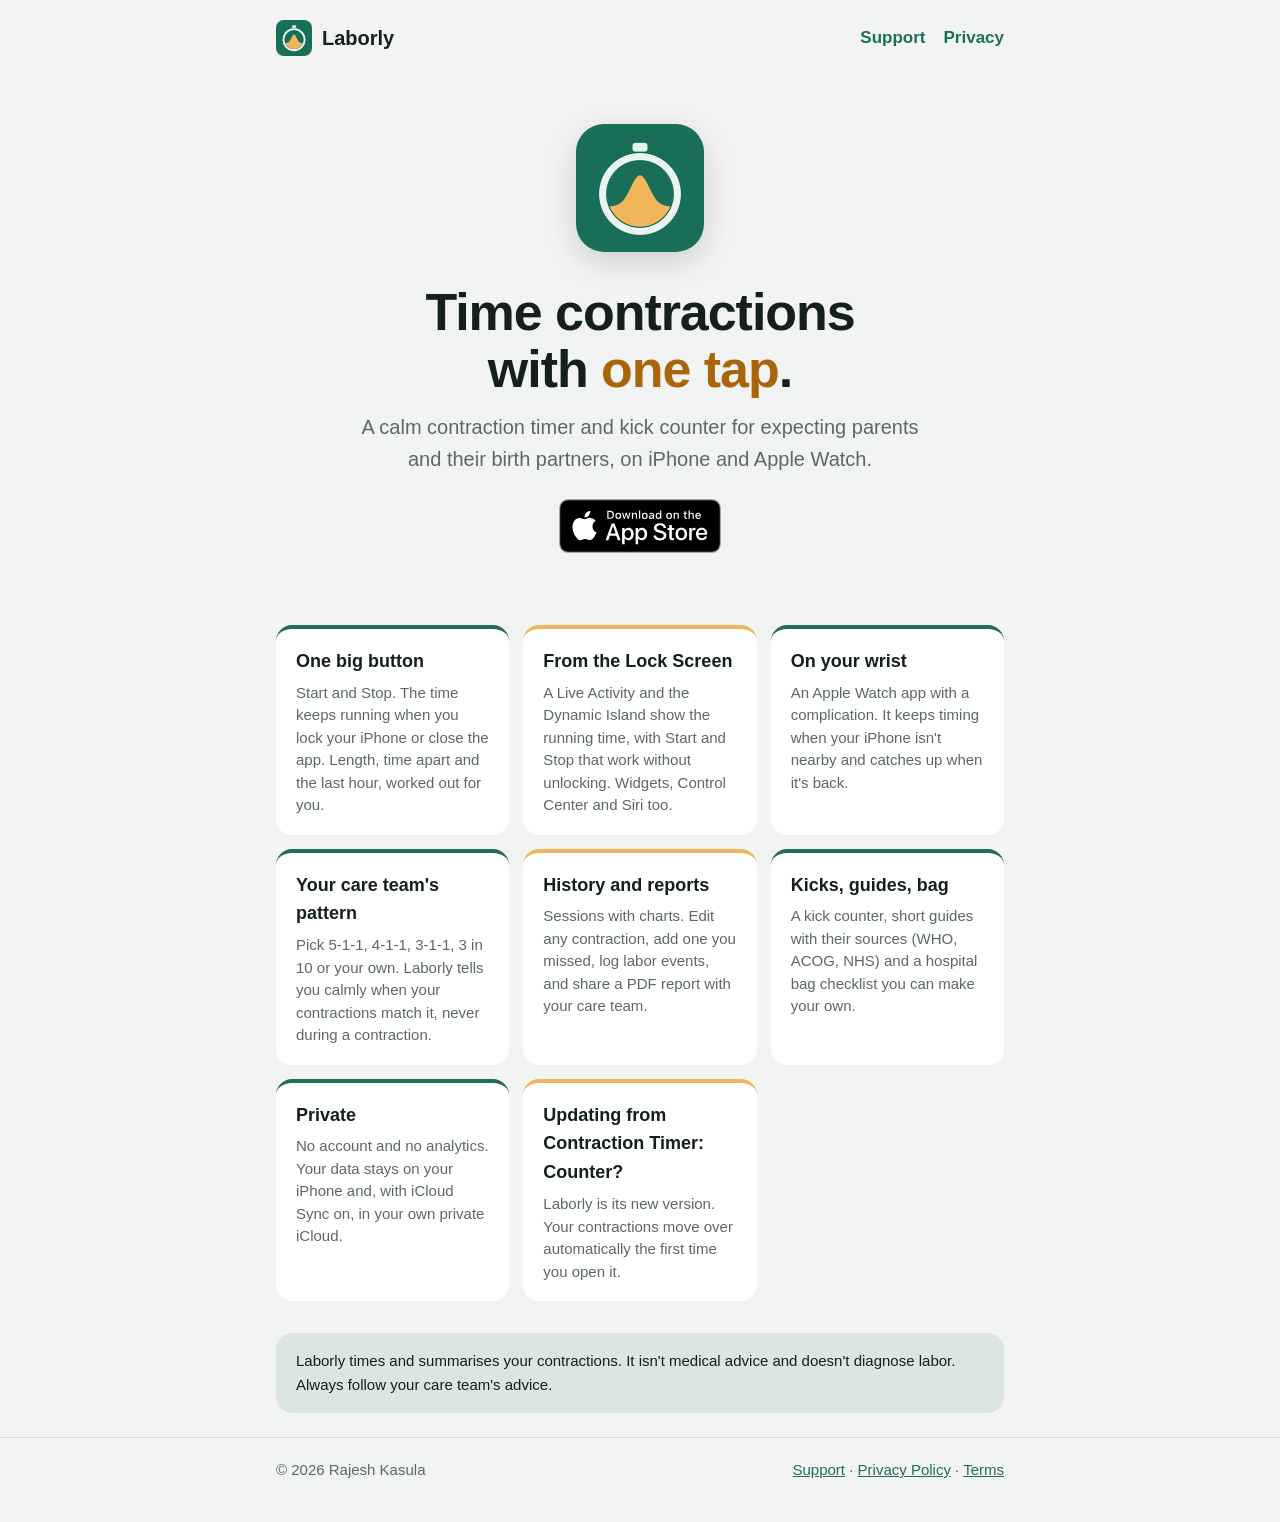
<file: index.html>
<!doctype html>
<html lang="en">
<head>
  <meta charset="utf-8">
  <meta name="viewport" content="width=device-width, initial-scale=1">
  <title>Laborly: Contraction Timer</title>
  <meta name="description" content="A calm contraction timer and kick counter for iPhone and Apple Watch. Time contractions with one tap, even from the Lock Screen, and see when they match your care team's pattern. No account.">
  <link rel="canonical" href="https://iamrkasula.github.io/laborly/">
  <meta property="og:type" content="website">
  <meta property="og:site_name" content="Laborly">
  <meta property="og:title" content="Laborly: Contraction Timer">
  <meta property="og:description" content="Time contractions with one tap, even from the Lock Screen or your Apple Watch, and see when they match your care team's pattern.">
  <meta property="og:url" content="https://iamrkasula.github.io/laborly/">
  <meta property="og:image" content="https://iamrkasula.github.io/laborly/assets/icon.png">
  <meta property="og:image:alt" content="Laborly app icon: a white stopwatch with an amber wave on green">
  <meta name="twitter:card" content="summary">
  <meta name="apple-itunes-app" content="app-id=6742231396">
  <meta name="theme-color" content="#1F6E5A">
  <link rel="icon" href="assets/favicon.png">
  <link rel="apple-touch-icon" href="assets/icon-256.png">
  <link rel="stylesheet" href="styles.css">
  <script type="application/ld+json">
  {
    "@context": "https://schema.org",
    "@type": "MobileApplication",
    "name": "Laborly: Contraction Timer",
    "alternateName": "Laborly",
    "operatingSystem": "iOS 17 or later, watchOS 10 or later",
    "applicationCategory": "HealthApplication",
    "description": "A contraction timer and kick counter for iPhone and Apple Watch. It times and summarises contractions; it isn't medical advice.",
    "url": "https://iamrkasula.github.io/laborly/",
    "downloadUrl": "https://apps.apple.com/app/id6742231396",
    "image": "https://iamrkasula.github.io/laborly/assets/icon.png",
    "author": { "@type": "Person", "name": "Rajesh Kasula" }
  }
  </script>
</head>
<body>
  <div class="wrap">
    <header class="top">
      <a class="brand" href="./"><img src="assets/icon-256.png" alt="">Laborly</a>
      <nav><a href="support/">Support</a><a href="privacy/">Privacy</a></nav>
    </header>
    <main>
      <section class="hero">
        <img class="icon" src="assets/icon-256.png" alt="Laborly app icon" width="128" height="128">
        <h1>Time contractions<br>with <em>one tap</em>.</h1>
        <p>A calm contraction timer and kick counter for expecting parents and their birth partners, on iPhone and Apple Watch.</p>
        <a class="store-badge" href="https://apps.apple.com/app/id6742231396">
          <img src="assets/app-store-badge.svg" alt="Download on the App Store" width="162" height="54">
        </a>
      </section>
      <section class="grid">
        <div><h3>One big button</h3><p>Start and Stop. The time keeps running when you lock your iPhone or close the app. Length, time apart and the last hour, worked out for you.</p></div>
        <div><h3>From the Lock Screen</h3><p>A Live Activity and the Dynamic Island show the running time, with Start and Stop that work without unlocking. Widgets, Control Center and Siri too.</p></div>
        <div><h3>On your wrist</h3><p>An Apple Watch app with a complication. It keeps timing when your iPhone isn't nearby and catches up when it's back.</p></div>
        <div><h3>Your care team's pattern</h3><p>Pick 5-1-1, 4-1-1, 3-1-1, 3 in 10 or your own. Laborly tells you calmly when your contractions match it, never during a contraction.</p></div>
        <div><h3>History and reports</h3><p>Sessions with charts. Edit any contraction, add one you missed, log labor events, and share a PDF report with your care team.</p></div>
        <div><h3>Kicks, guides, bag</h3><p>A kick counter, short guides with their sources (WHO, ACOG, NHS) and a hospital bag checklist you can make your own.</p></div>
        <div><h3>Private</h3><p>No account and no analytics. Your data stays on your iPhone and, with iCloud Sync on, in your own private iCloud.</p></div>
        <div><h3>Updating from Contraction Timer: Counter?</h3><p>Laborly is its new version. Your contractions move over automatically the first time you open it.</p></div>
      </section>
      <p class="note">Laborly times and summarises your contractions. It isn't medical advice and doesn't diagnose labor. Always follow your care team's advice.</p>
    </main>
  </div>
  <footer>
    <div class="wrap">
      <span>© 2026 Rajesh Kasula</span>
      <span><a href="support/">Support</a> · <a href="privacy/">Privacy Policy</a> · <a href="https://www.apple.com/legal/internet-services/itunes/dev/stdeula/">Terms</a></span>
    </div>
  </footer>
</body>
</html>
</file>
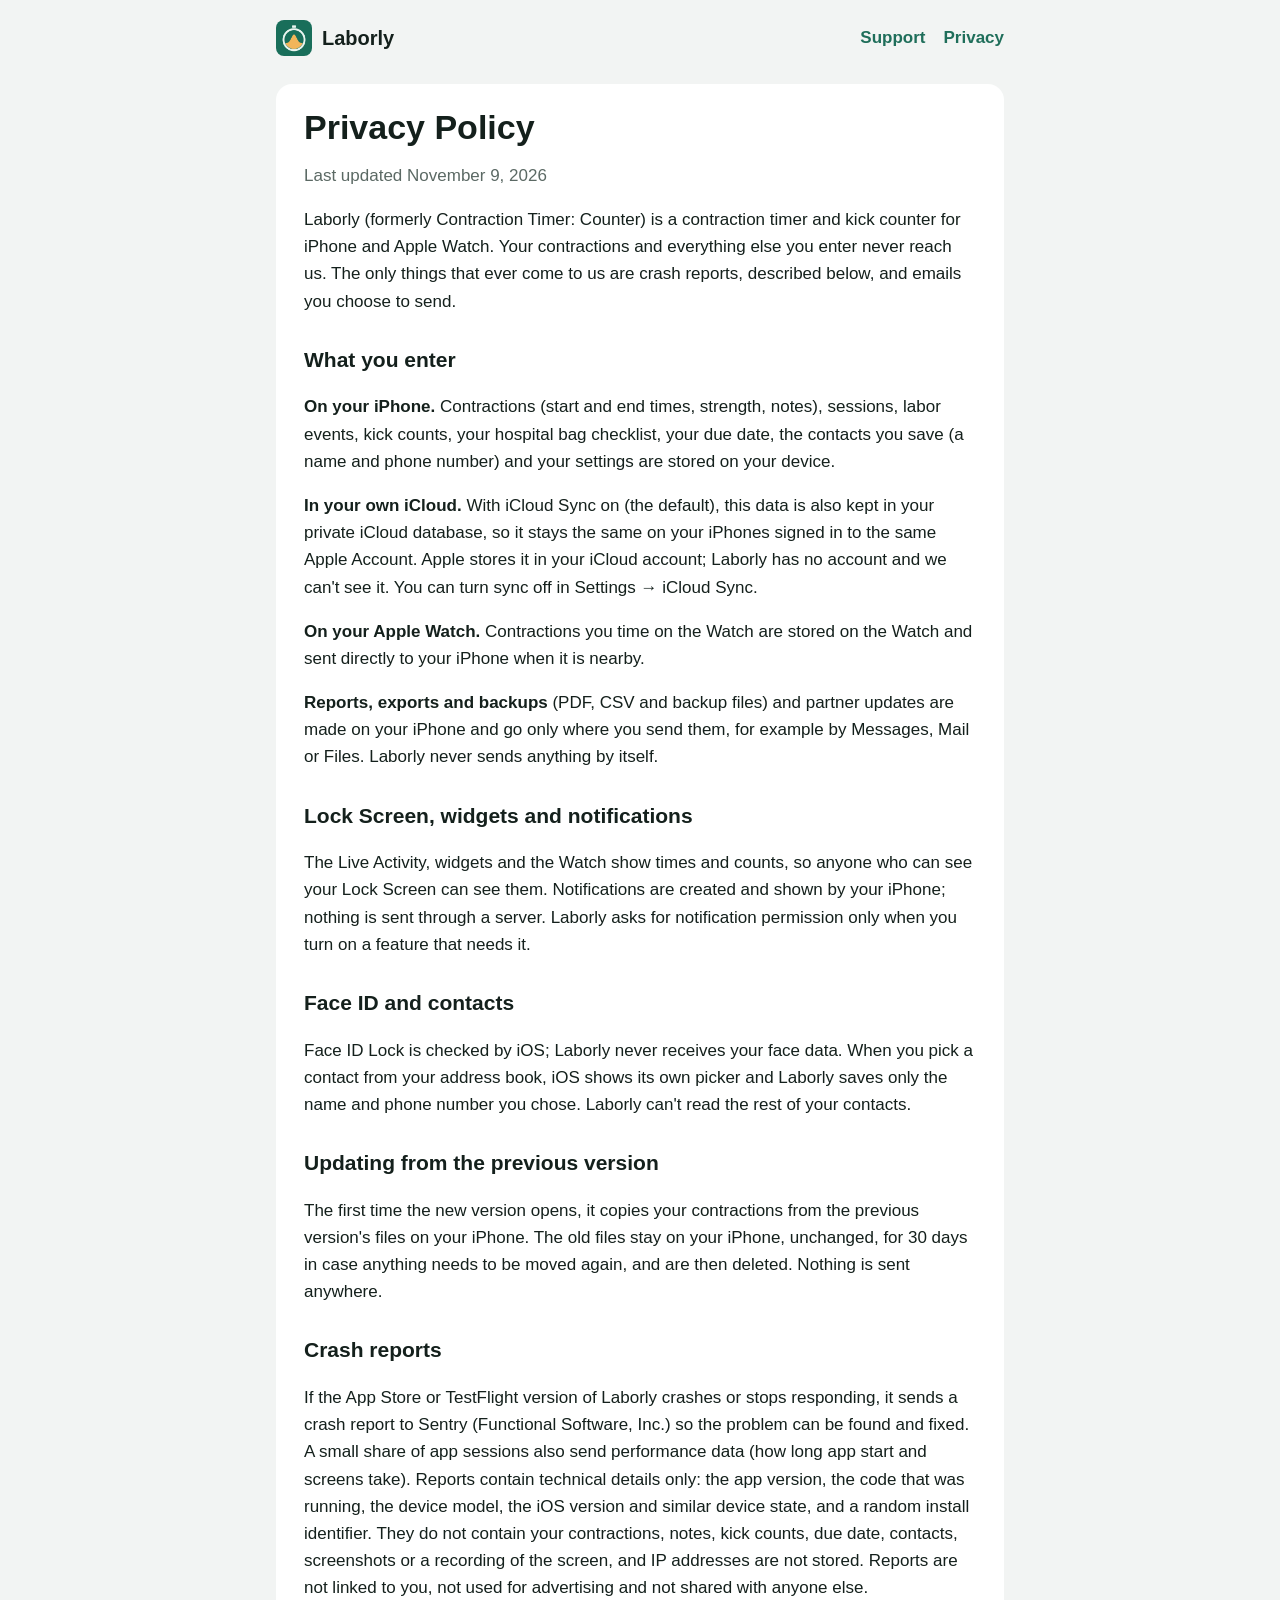
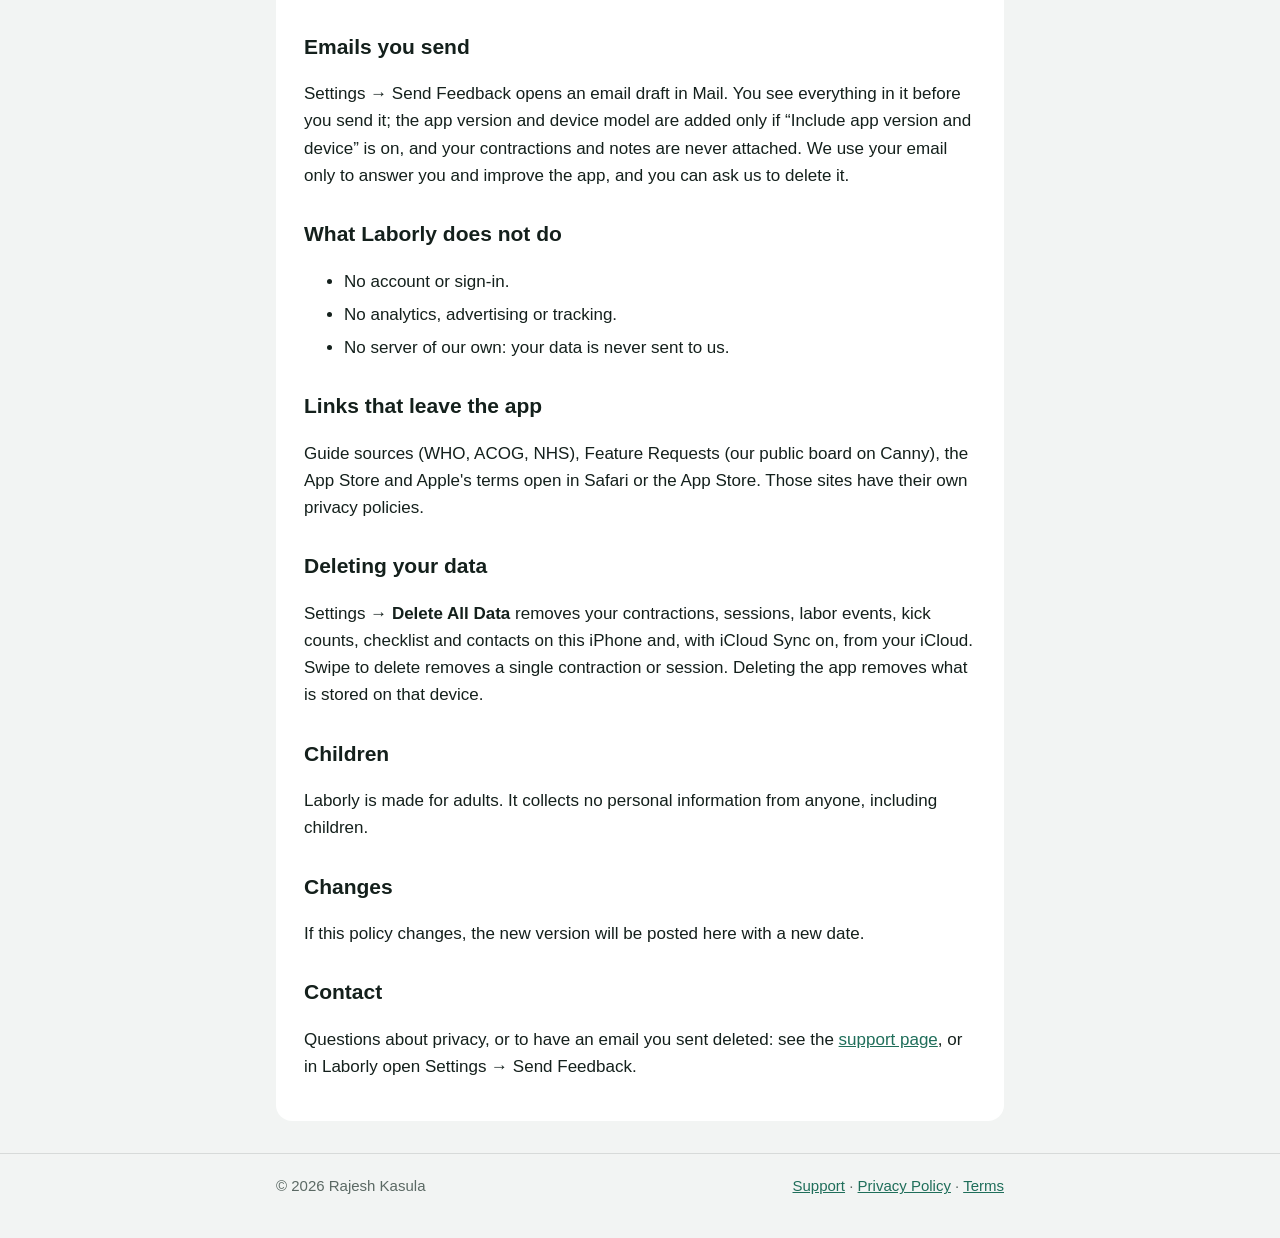
<file: privacy/index.html>
<!doctype html>
<html lang="en">
<head>
  <meta charset="utf-8">
  <meta name="viewport" content="width=device-width, initial-scale=1">
  <title>Privacy Policy · Laborly</title>
  <meta name="description" content="How Laborly handles your data: no account, no analytics, your contractions stay on your iPhone and in your own iCloud.">
  <link rel="canonical" href="https://iamrkasula.github.io/laborly/privacy/">
  <meta property="og:type" content="website">
  <meta property="og:site_name" content="Laborly">
  <meta property="og:title" content="Privacy Policy · Laborly">
  <meta property="og:description" content="How Laborly handles your data: no account, no analytics, your contractions stay on your iPhone and in your own iCloud.">
  <meta property="og:url" content="https://iamrkasula.github.io/laborly/privacy/">
  <meta property="og:image" content="https://iamrkasula.github.io/laborly/assets/icon.png">
  <meta name="twitter:card" content="summary">
  <meta name="apple-itunes-app" content="app-id=6742231396">
  <meta name="theme-color" content="#1F6E5A">
  <link rel="icon" href="../assets/favicon.png">
  <link rel="apple-touch-icon" href="../assets/icon-256.png">
  <link rel="stylesheet" href="../styles.css">
  <script type="application/ld+json">
  {
    "@context": "https://schema.org",
    "@type": "WebPage",
    "name": "Privacy Policy · Laborly",
    "url": "https://iamrkasula.github.io/laborly/privacy/",
    "dateModified": "2026-11-09",
    "isPartOf": { "@type": "WebSite", "name": "Laborly", "url": "https://iamrkasula.github.io/laborly/" }
  }
  </script>
</head>
<body>
  <div class="wrap">
    <header class="top">
      <a class="brand" href="../"><img src="../assets/icon-256.png" alt="">Laborly</a>
      <nav><a href="../support/">Support</a><a href="../privacy/">Privacy</a></nav>
    </header>
    <main class="doc">
      <h1>Privacy Policy</h1>
      <p class="updated">Last updated November 9, 2026</p>
      <p>Laborly (formerly Contraction Timer: Counter) is a contraction timer and kick counter for iPhone and Apple Watch. Your contractions and everything else you enter never reach us. The only things that ever come to us are crash reports, described below, and emails you choose to send.</p>

      <h2>What you enter</h2>
      <p><strong>On your iPhone.</strong> Contractions (start and end times, strength, notes), sessions, labor events, kick counts, your hospital bag checklist, your due date, the contacts you save (a name and phone number) and your settings are stored on your device.</p>
      <p><strong>In your own iCloud.</strong> With iCloud Sync on (the default), this data is also kept in your private iCloud database, so it stays the same on your iPhones signed in to the same Apple Account. Apple stores it in your iCloud account; Laborly has no account and we can't see it. You can turn sync off in Settings → iCloud Sync.</p>
      <p><strong>On your Apple Watch.</strong> Contractions you time on the Watch are stored on the Watch and sent directly to your iPhone when it is nearby.</p>
      <p><strong>Reports, exports and backups</strong> (PDF, CSV and backup files) and partner updates are made on your iPhone and go only where you send them, for example by Messages, Mail or Files. Laborly never sends anything by itself.</p>

      <h2>Lock Screen, widgets and notifications</h2>
      <p>The Live Activity, widgets and the Watch show times and counts, so anyone who can see your Lock Screen can see them. Notifications are created and shown by your iPhone; nothing is sent through a server. Laborly asks for notification permission only when you turn on a feature that needs it.</p>

      <h2>Face ID and contacts</h2>
      <p>Face ID Lock is checked by iOS; Laborly never receives your face data. When you pick a contact from your address book, iOS shows its own picker and Laborly saves only the name and phone number you chose. Laborly can't read the rest of your contacts.</p>

      <h2>Updating from the previous version</h2>
      <p>The first time the new version opens, it copies your contractions from the previous version's files on your iPhone. The old files stay on your iPhone, unchanged, for 30 days in case anything needs to be moved again, and are then deleted. Nothing is sent anywhere.</p>

      <h2>Crash reports</h2>
      <p>If the App Store or TestFlight version of Laborly crashes or stops responding, it sends a crash report to Sentry (Functional Software, Inc.) so the problem can be found and fixed. A small share of app sessions also send performance data (how long app start and screens take). Reports contain technical details only: the app version, the code that was running, the device model, the iOS version and similar device state, and a random install identifier. They do not contain your contractions, notes, kick counts, due date, contacts, screenshots or a recording of the screen, and IP addresses are not stored. Reports are not linked to you, not used for advertising and not shared with anyone else.</p>

      <h2>Emails you send</h2>
      <p>Settings → Send Feedback opens an email draft in Mail. You see everything in it before you send it; the app version and device model are added only if “Include app version and device” is on, and your contractions and notes are never attached. We use your email only to answer you and improve the app, and you can ask us to delete it.</p>

      <h2>What Laborly does not do</h2>
      <ul>
        <li>No account or sign-in.</li>
        <li>No analytics, advertising or tracking.</li>
        <li>No server of our own: your data is never sent to us.</li>
      </ul>

      <h2>Links that leave the app</h2>
      <p>Guide sources (WHO, ACOG, NHS), Feature Requests (our public board on Canny), the App Store and Apple's terms open in Safari or the App Store. Those sites have their own privacy policies.</p>

      <h2>Deleting your data</h2>
      <p>Settings → <strong>Delete All Data</strong> removes your contractions, sessions, labor events, kick counts, checklist and contacts on this iPhone and, with iCloud Sync on, from your iCloud. Swipe to delete removes a single contraction or session. Deleting the app removes what is stored on that device.</p>

      <h2>Children</h2>
      <p>Laborly is made for adults. It collects no personal information from anyone, including children.</p>

      <h2>Changes</h2>
      <p>If this policy changes, the new version will be posted here with a new date.</p>

      <h2>Contact</h2>
      <p>Questions about privacy, or to have an email you sent deleted: see the <a href="../support/">support page</a>, or in Laborly open Settings → Send Feedback.</p>
    </main>
  </div>
  <footer>
    <div class="wrap">
      <span>© 2026 Rajesh Kasula</span>
      <span><a href="../support/">Support</a> · <a href="../privacy/">Privacy Policy</a> · <a href="https://www.apple.com/legal/internet-services/itunes/dev/stdeula/">Terms</a></span>
    </div>
  </footer>
</body>
</html>
</file>
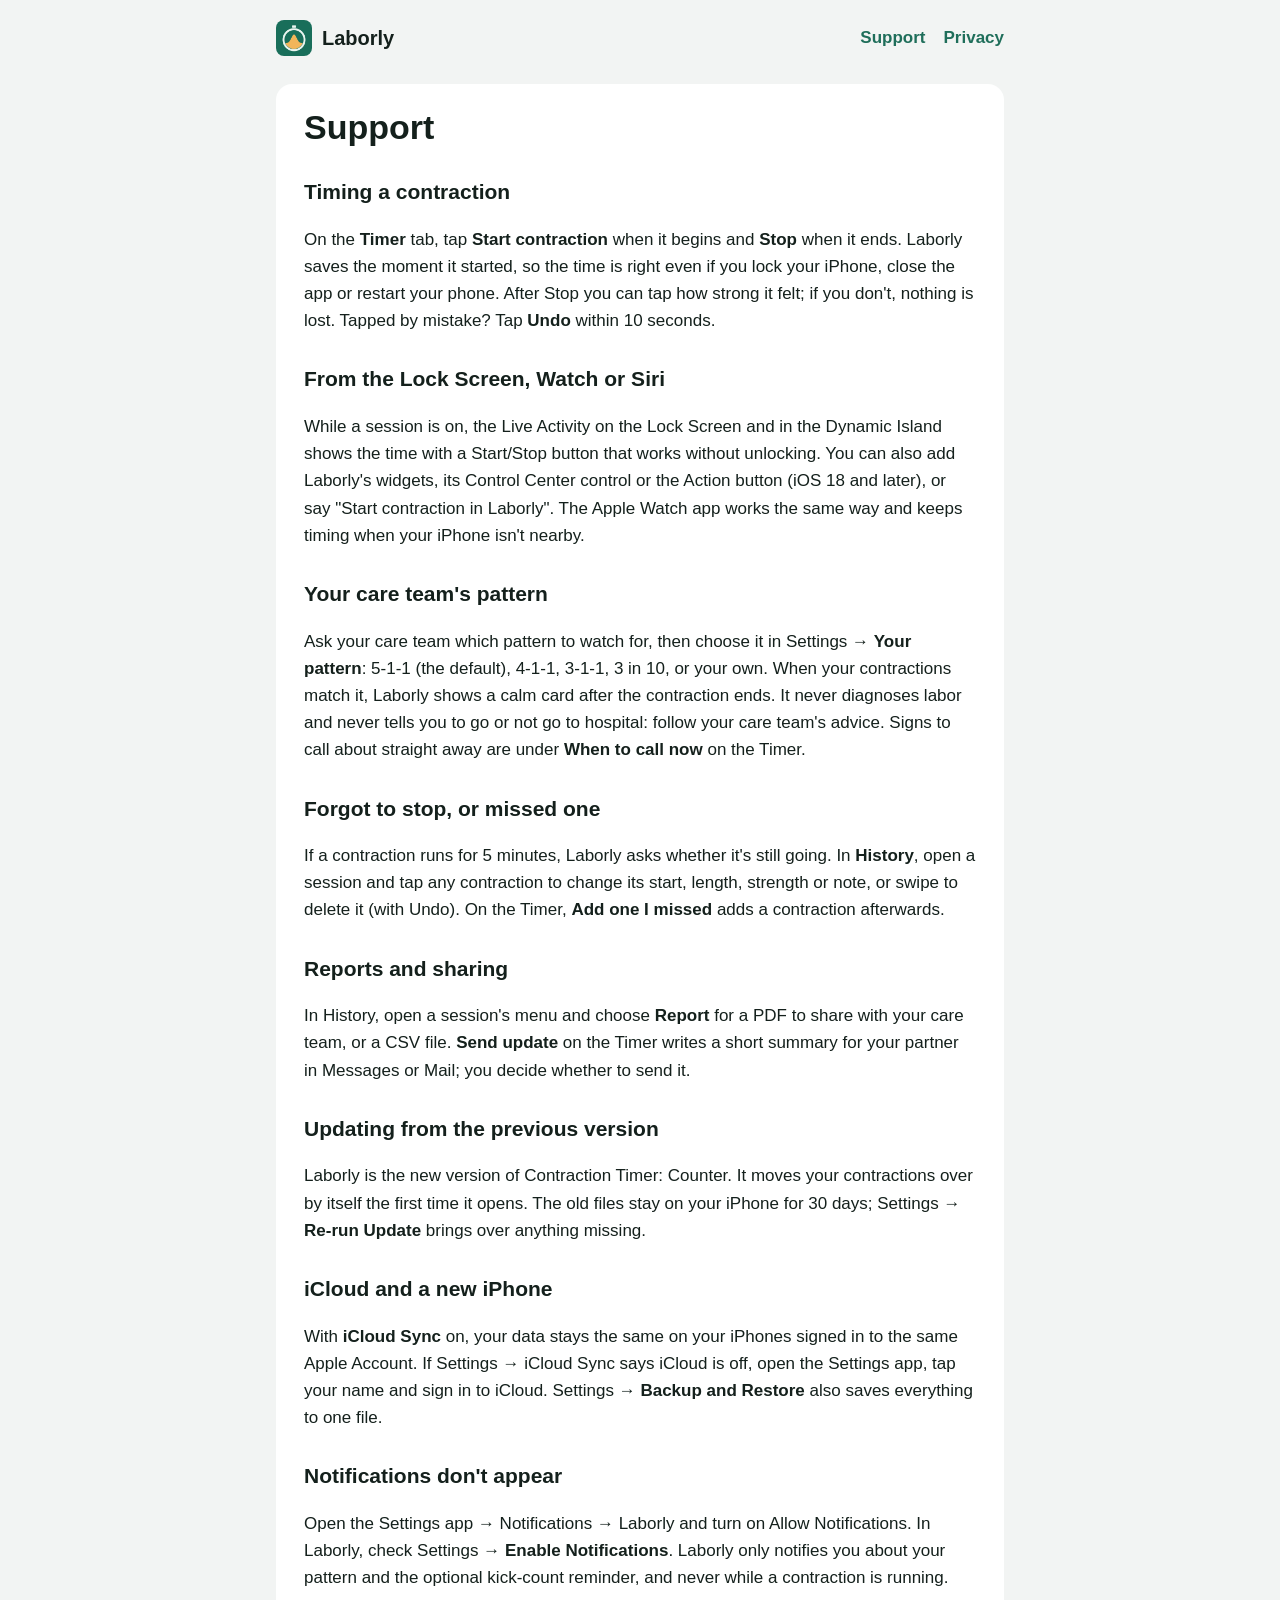
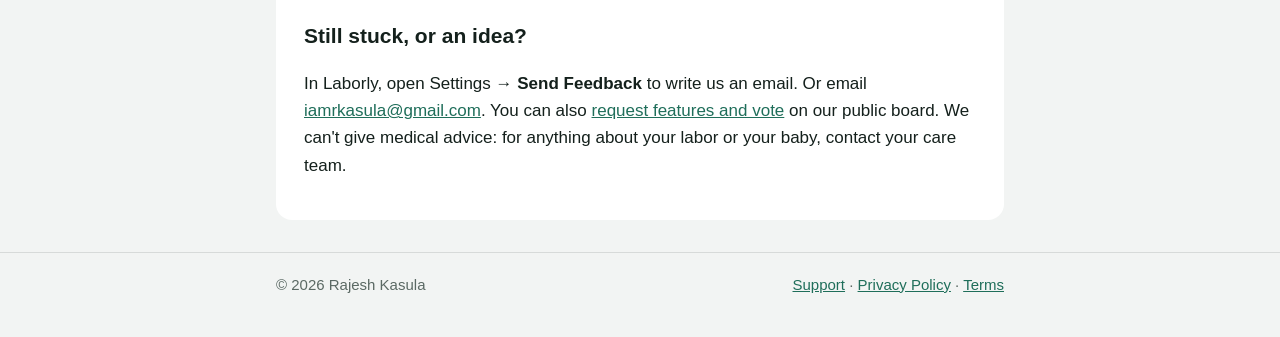
<file: support/index.html>
<!doctype html>
<html lang="en">
<head>
  <meta charset="utf-8">
  <meta name="viewport" content="width=device-width, initial-scale=1">
  <title>Support · Laborly</title>
  <meta name="description" content="Help with Laborly: timing contractions, the Lock Screen and Apple Watch, your care team's pattern, editing, reports, iCloud and updating from the previous version.">
  <link rel="canonical" href="https://iamrkasula.github.io/laborly/support/">
  <meta property="og:type" content="website">
  <meta property="og:site_name" content="Laborly">
  <meta property="og:title" content="Support · Laborly">
  <meta property="og:description" content="Help with Laborly: timing contractions, the Lock Screen and Apple Watch, your care team's pattern, editing, reports, iCloud and updating from the previous version.">
  <meta property="og:url" content="https://iamrkasula.github.io/laborly/support/">
  <meta property="og:image" content="https://iamrkasula.github.io/laborly/assets/icon.png">
  <meta name="twitter:card" content="summary">
  <meta name="apple-itunes-app" content="app-id=6742231396">
  <meta name="theme-color" content="#1F6E5A">
  <link rel="icon" href="../assets/favicon.png">
  <link rel="apple-touch-icon" href="../assets/icon-256.png">
  <link rel="stylesheet" href="../styles.css">
  <script type="application/ld+json">
  {
    "@context": "https://schema.org",
    "@type": "FAQPage",
    "url": "https://iamrkasula.github.io/laborly/support/",
    "mainEntity": [
      { "@type": "Question", "name": "Does the timer keep running if I lock my iPhone?",
        "acceptedAnswer": { "@type": "Answer", "text": "Yes. Laborly saves the moment a contraction starts, so the time is right even if you lock your iPhone, close the app or restart your phone." } },
      { "@type": "Question", "name": "Where did my contractions from the previous version go?",
        "acceptedAnswer": { "@type": "Answer", "text": "Version 2 moves them over automatically the first time it opens. The old files stay on your iPhone for 30 days; Settings → Re-run Update brings over anything missing." } },
      { "@type": "Question", "name": "Does Laborly tell me when to go to the hospital?",
        "acceptedAnswer": { "@type": "Answer", "text": "No. Laborly times and summarises. It tells you when your contractions match the pattern your care team gave you; follow your care team's advice." } }
    ]
  }
  </script>
</head>
<body>
  <div class="wrap">
    <header class="top">
      <a class="brand" href="../"><img src="../assets/icon-256.png" alt="">Laborly</a>
      <nav><a href="../support/">Support</a><a href="../privacy/">Privacy</a></nav>
    </header>
    <main class="doc">
      <h1>Support</h1>

      <h2>Timing a contraction</h2>
      <p>On the <strong>Timer</strong> tab, tap <strong>Start contraction</strong> when it begins and <strong>Stop</strong> when it ends. Laborly saves the moment it started, so the time is right even if you lock your iPhone, close the app or restart your phone. After Stop you can tap how strong it felt; if you don't, nothing is lost. Tapped by mistake? Tap <strong>Undo</strong> within 10 seconds.</p>

      <h2>From the Lock Screen, Watch or Siri</h2>
      <p>While a session is on, the Live Activity on the Lock Screen and in the Dynamic Island shows the time with a Start/Stop button that works without unlocking. You can also add Laborly's widgets, its Control Center control or the Action button (iOS 18 and later), or say "Start contraction in Laborly". The Apple Watch app works the same way and keeps timing when your iPhone isn't nearby.</p>

      <h2>Your care team's pattern</h2>
      <p>Ask your care team which pattern to watch for, then choose it in Settings → <strong>Your pattern</strong>: 5-1-1 (the default), 4-1-1, 3-1-1, 3 in 10, or your own. When your contractions match it, Laborly shows a calm card after the contraction ends. It never diagnoses labor and never tells you to go or not go to hospital: follow your care team's advice. Signs to call about straight away are under <strong>When to call now</strong> on the Timer.</p>

      <h2>Forgot to stop, or missed one</h2>
      <p>If a contraction runs for 5 minutes, Laborly asks whether it's still going. In <strong>History</strong>, open a session and tap any contraction to change its start, length, strength or note, or swipe to delete it (with Undo). On the Timer, <strong>Add one I missed</strong> adds a contraction afterwards.</p>

      <h2>Reports and sharing</h2>
      <p>In History, open a session's menu and choose <strong>Report</strong> for a PDF to share with your care team, or a CSV file. <strong>Send update</strong> on the Timer writes a short summary for your partner in Messages or Mail; you decide whether to send it.</p>

      <h2>Updating from the previous version</h2>
      <p>Laborly is the new version of Contraction Timer: Counter. It moves your contractions over by itself the first time it opens. The old files stay on your iPhone for 30 days; Settings → <strong>Re-run Update</strong> brings over anything missing.</p>

      <h2>iCloud and a new iPhone</h2>
      <p>With <strong>iCloud Sync</strong> on, your data stays the same on your iPhones signed in to the same Apple Account. If Settings → iCloud Sync says iCloud is off, open the Settings app, tap your name and sign in to iCloud. Settings → <strong>Backup and Restore</strong> also saves everything to one file.</p>

      <h2>Notifications don't appear</h2>
      <p>Open the Settings app → Notifications → Laborly and turn on Allow Notifications. In Laborly, check Settings → <strong>Enable Notifications</strong>. Laborly only notifies you about your pattern and the optional kick-count reminder, and never while a contraction is running.</p>

      <h2>Still stuck, or an idea?</h2>
      <p>In Laborly, open Settings → <strong>Send Feedback</strong> to write us an email. Or email <a href="mailto:iamrkasula@gmail.com?subject=Laborly">iamrkasula@gmail.com</a>. You can also <a href="https://app-feature-requests.canny.io/laborly">request features and vote</a> on our public board. We can't give medical advice: for anything about your labor or your baby, contact your care team.</p>
    </main>
  </div>
  <footer>
    <div class="wrap">
      <span>© 2026 Rajesh Kasula</span>
      <span><a href="../support/">Support</a> · <a href="../privacy/">Privacy Policy</a> · <a href="https://www.apple.com/legal/internet-services/itunes/dev/stdeula/">Terms</a></span>
    </div>
  </footer>
</body>
</html>
</file>
<file: styles.css>
/* Laborly site: system fonts only (no web fonts, no CDNs), the app's tokens (spec/06-design.md), light and dark. */
:root {
  --bg:#f2f4f3; --card:#fff; --ink:#14201c; --soft:#5b6964; --rule:rgba(20,32,28,.12);
  --accent:#1f6e5a; --on-accent:#fff; --tint:rgba(31,110,90,.11); --amber:#f2b45a; --amber-ink:#a8650a;
  color-scheme:light dark;
}
@media (prefers-color-scheme: dark) {
  :root {
    --bg:#000; --card:#161c1a; --ink:#eef3f1; --soft:#a7b3ae; --rule:rgba(255,255,255,.13);
    --accent:#5fc7a6; --on-accent:#04211a; --tint:rgba(95,199,166,.16); --amber-ink:#f2b45a;
  }
}
* { box-sizing:border-box }
html { -webkit-text-size-adjust:100% }
body { margin:0; background:var(--bg); color:var(--ink);
  font:17px/1.6 -apple-system, BlinkMacSystemFont, "SF Pro Text", "Segoe UI", Roboto, "Helvetica Neue", Arial, sans-serif; }
a { color:var(--accent) }
.wrap { max-width:760px; margin:0 auto; padding:0 16px }
.top { display:flex; justify-content:space-between; align-items:center; padding:20px 0; gap:12px; flex-wrap:wrap }
.brand { display:flex; align-items:center; gap:10px; font-weight:700; font-size:20px; color:var(--ink); text-decoration:none }
.brand img { width:36px; height:36px; border-radius:8px }
nav a { margin-left:18px; text-decoration:none; font-weight:600 }
.hero { text-align:center; padding:48px 0 32px }
.hero .icon { width:128px; height:128px; border-radius:28px; box-shadow:0 10px 30px rgba(0,0,0,.15) }
.hero h1 { font-size:clamp(34px, 6vw, 52px); line-height:1.1; margin:24px 0 12px; letter-spacing:-.02em }
.hero h1 em { font-style:normal; color:var(--amber-ink) }
.hero p { color:var(--soft); font-size:20px; max-width:560px; margin:0 auto }
.store-badge { display:inline-block; margin-top:24px; line-height:0 }
.store-badge img { height:54px; width:auto } /* Apple's artwork as supplied */
.grid { display:grid; grid-template-columns:repeat(auto-fit, minmax(220px, 1fr)); gap:14px; margin:32px 0 }
.grid div { background:var(--card); border-radius:16px; padding:18px 20px; border-top:4px solid var(--accent) }
.grid div:nth-child(3n+2) { border-top-color:var(--amber) }
.grid h3 { margin:0 0 6px; font-size:18px }
.grid p { margin:0; color:var(--soft); font-size:15px; line-height:1.5 }
.note { background:var(--tint); border-radius:16px; padding:16px 20px; color:var(--ink); font-size:15px; margin:24px 0 }
.doc { background:var(--card); border-radius:16px; padding:24px 28px; margin:8px 0 32px; overflow-wrap:anywhere }
.doc h1 { margin-top:0; font-size:34px; line-height:1.15 }
.doc h2 { font-size:21px; margin:28px 0 8px }
.doc .updated { color:var(--soft); margin-top:-8px }
.doc li { margin:6px 0 }
footer { border-top:1px solid var(--rule); padding:20px 0 40px; color:var(--soft); font-size:15px }
footer .wrap { display:flex; justify-content:space-between; gap:12px; flex-wrap:wrap }
@media (max-width: 520px) { .doc { padding:20px } nav a { margin-left:12px } }
</file>
